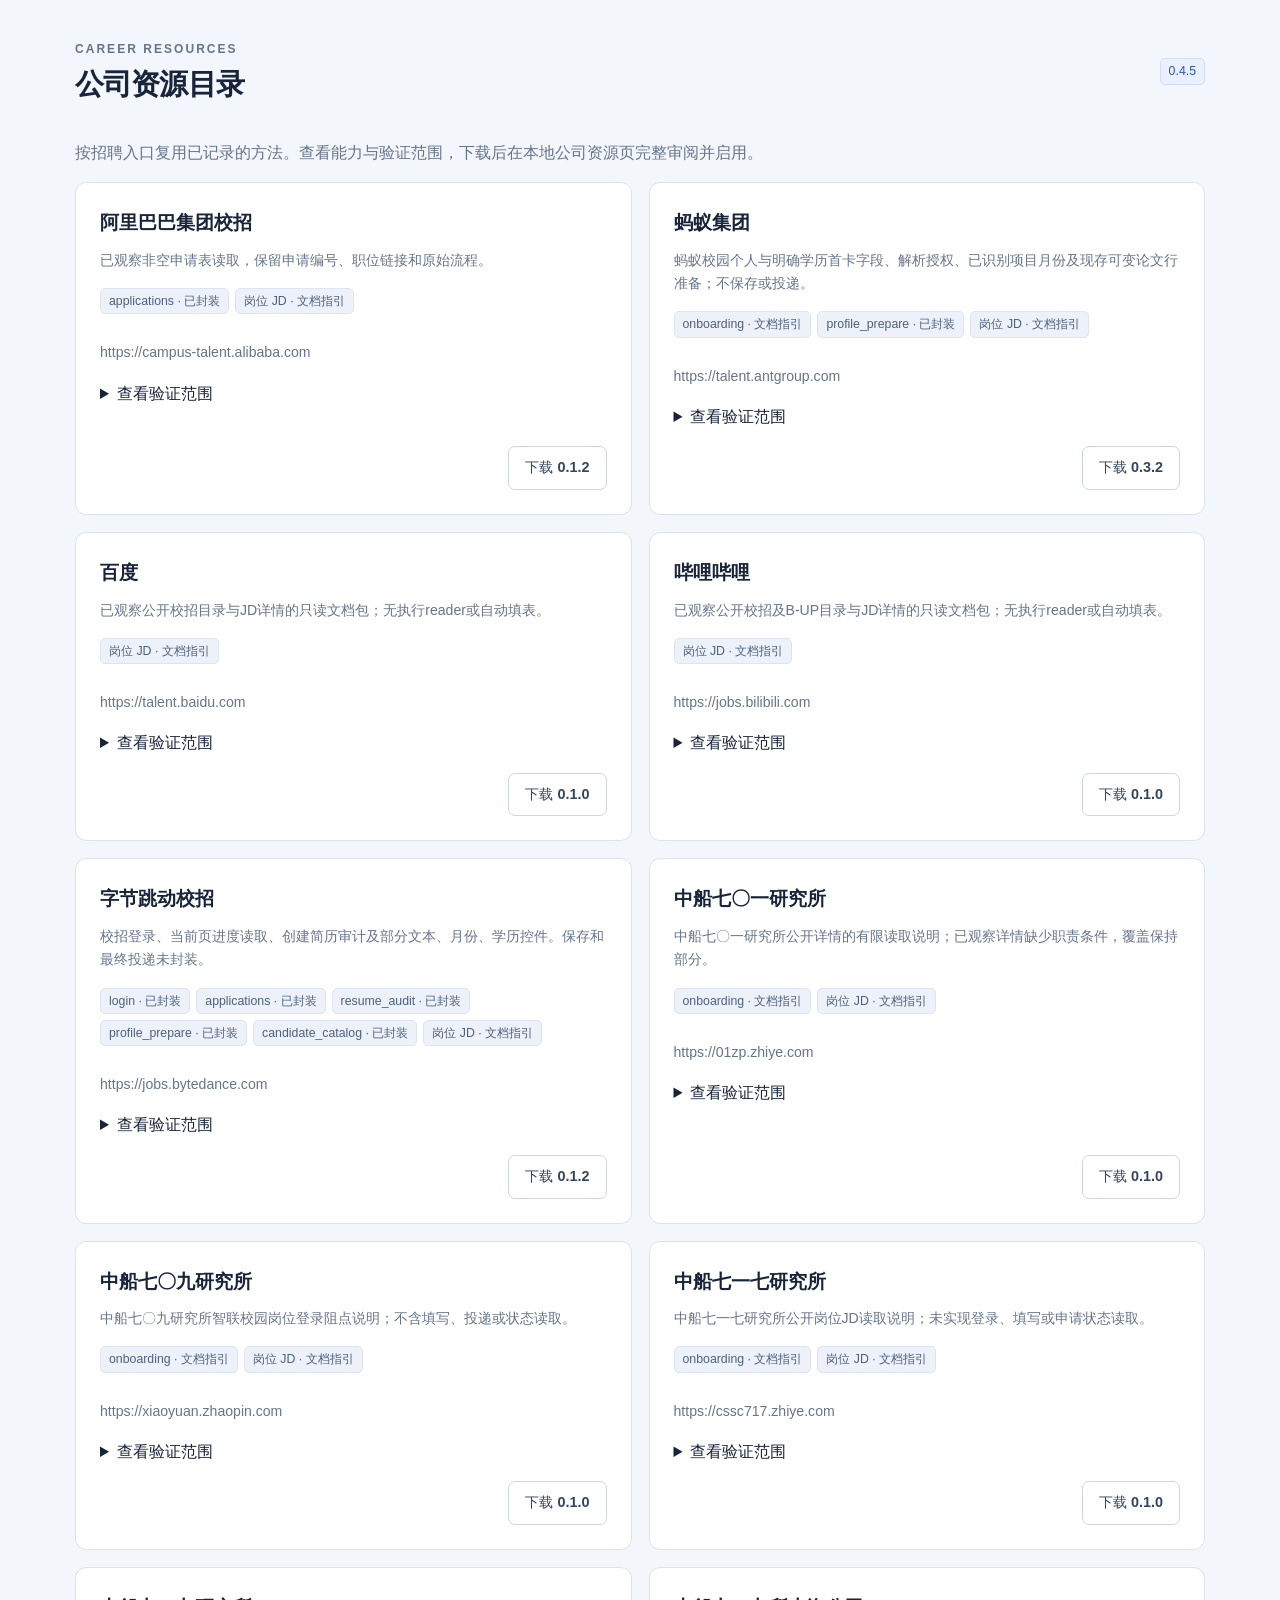
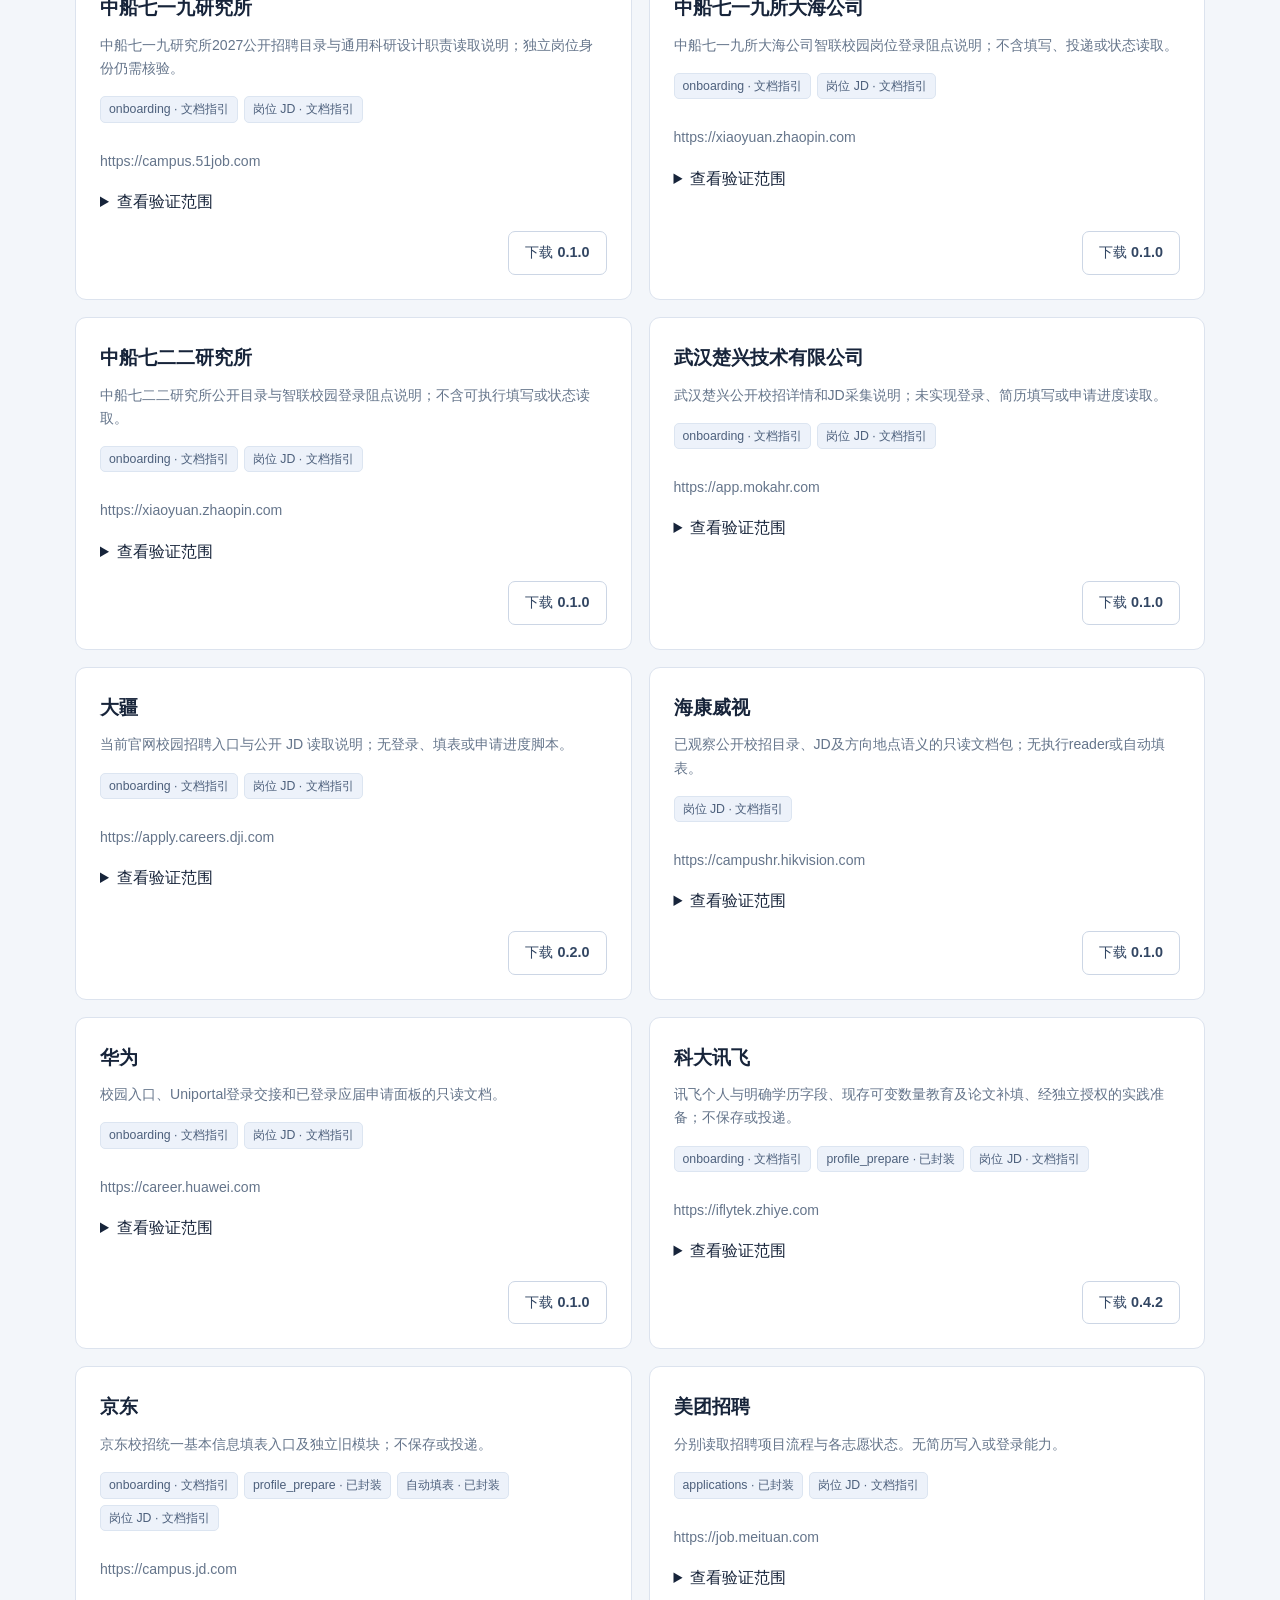
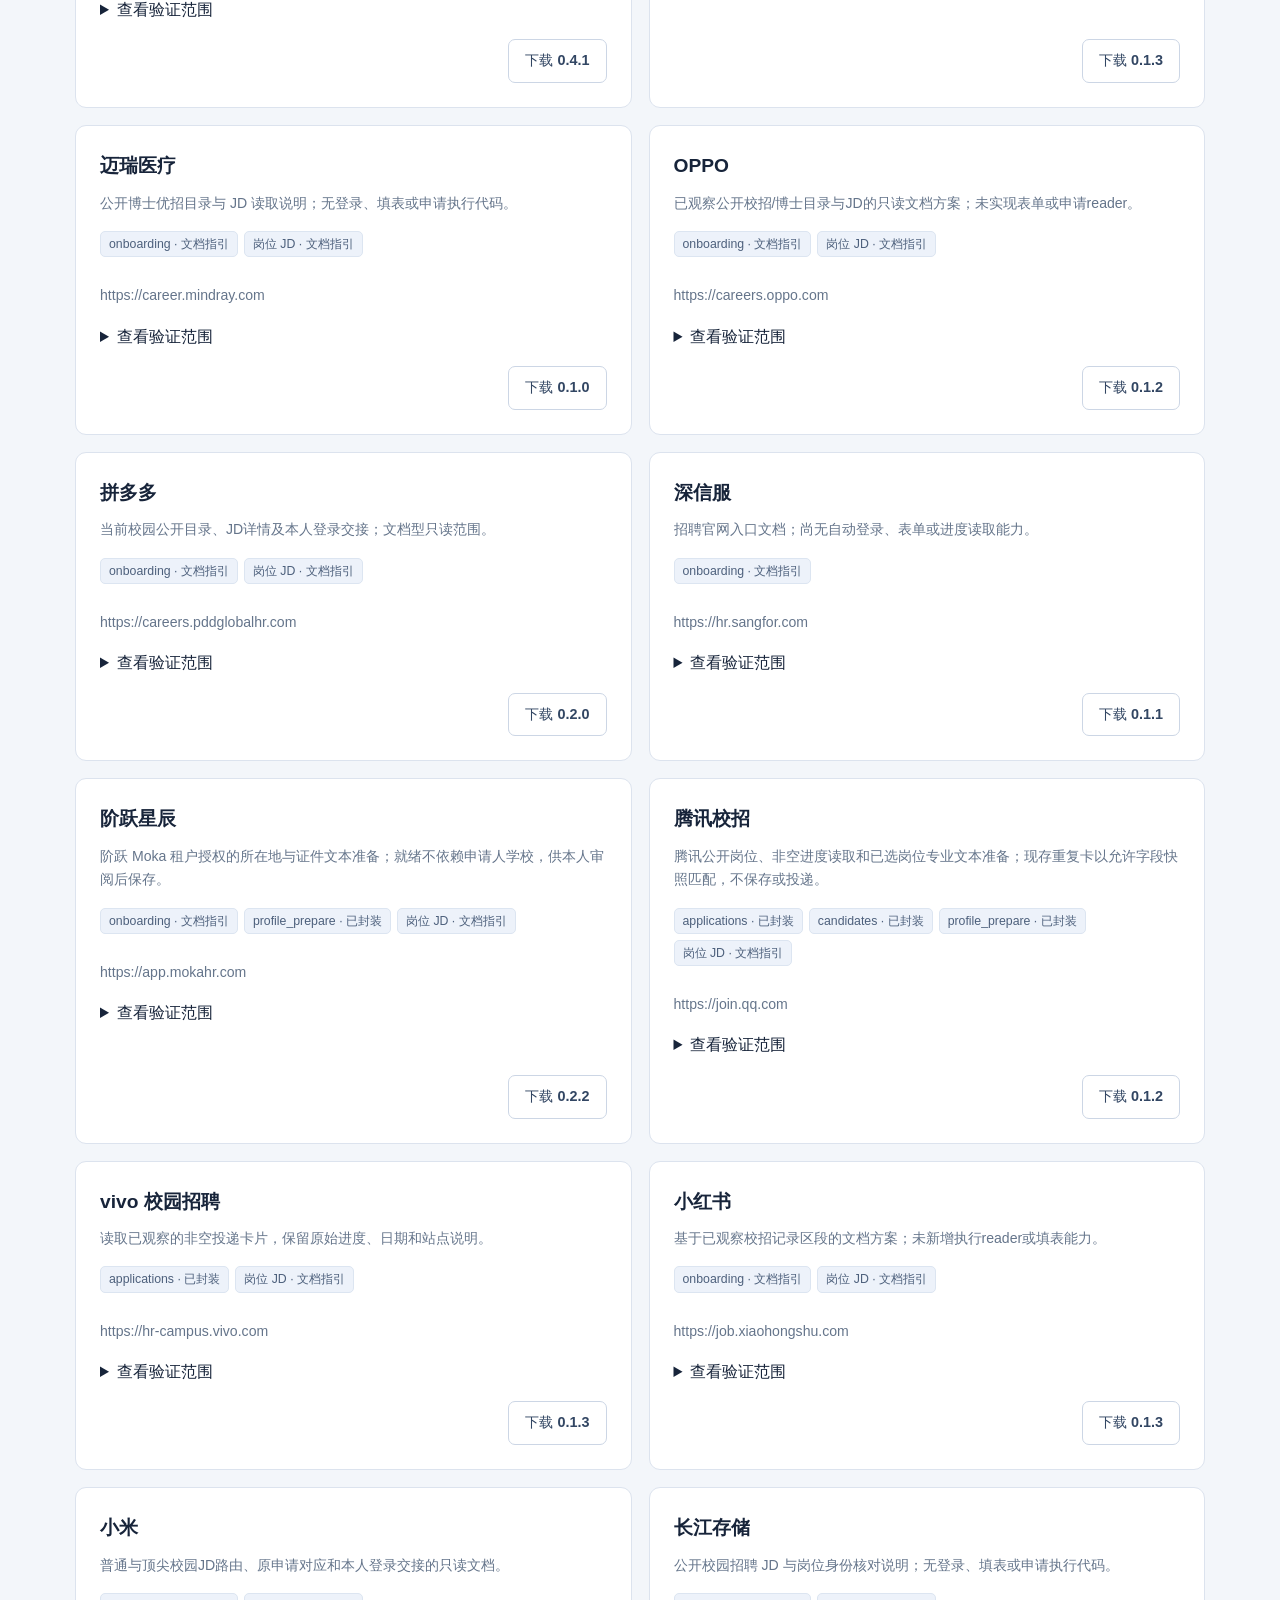
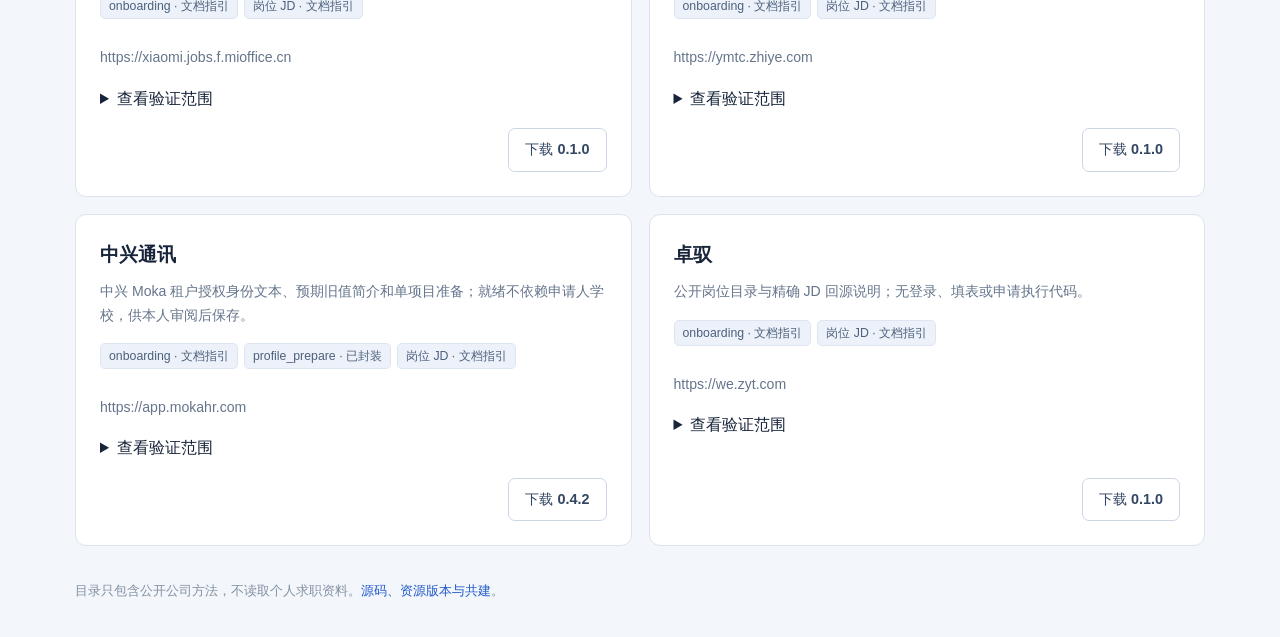
<file: web/catalog.html>
<!doctype html><html lang="zh-CN"><head><meta charset="utf-8"><meta name="viewport" content="width=device-width,initial-scale=1"><title>公司资源目录 · Career</title><meta name="description" content="可共建的招聘网站方法与公司资源包"><link rel="stylesheet" href="styles.css"><script src="catalog.js" defer></script></head><body><main class="catalog-main"><header class="topbar"><div><span class="eyebrow">CAREER RESOURCES</span><h1>公司资源目录</h1></div><span class="badge blue" id="catalog-version">目录</span></header><p class="muted">按招聘入口复用已记录的方法。查看能力与验证范围，下载后在本地公司资源页完整审阅并启用。<span id="catalog-index">公共索引：<a href="index.json">index.json</a></span></p><div id="catalog" class="card-grid"></div><footer>目录只包含公开公司方法，不读取个人求职资料。<a href="https://github.com/queekye/job-search-skill">源码、资源版本与共建</a>。</footer></main></body></html>
</file>
<file: web/styles.css>
:root{font-family:Inter,"Segoe UI","Microsoft YaHei",sans-serif;color:#17243a;background:#f3f6fa;font-size:16px;line-height:1.65;--accent:#245ce5;--navy:#14223b;--muted:#65758b;--line:#dce3ee;--white:#fff}*{box-sizing:border-box}body{margin:0}button,input,textarea,select{font:inherit}button,a,input,select,textarea{outline-offset:4px}button{cursor:pointer}button:disabled{opacity:.5;cursor:not-allowed}a{color:#225acb;text-decoration:none}a:hover{text-decoration:underline}.sidebar{position:fixed;inset:0 auto 0 0;width:228px;background:var(--navy);color:#fff;padding:34px 22px;display:flex;flex-direction:column}.brand{color:#fff;display:flex;align-items:center;gap:13px;font-size:1.5rem;font-weight:700;letter-spacing:-.03em}.brand:hover{text-decoration:none}.brand small{display:block;color:#a9b8cf;font-weight:400;font-size:.85rem;letter-spacing:.04em}.brand-mark{display:grid;place-items:center;width:43px;height:48px;background:#4877ff;border-radius:12px;font-size:1.8rem}.sidebar nav{display:grid;gap:9px;margin-top:45px}.sidebar nav button{color:#afbdd0;background:none;border:0;text-align:left;padding:12px 16px;border-radius:7px;font-size:1rem}.sidebar nav button:hover{background:#21344f;color:#fff}.sidebar nav button.active{background:#2c4265;color:#fff;box-shadow:inset 3px 0 #7195ff}.sidebar-bottom{margin-top:auto;color:#b6c3d6;font-size:.85rem;padding:26px 12px 0;border-top:1px solid #304059}.sidebar-bottom p{color:#8fa2be;line-height:1.9;margin-bottom:0}.local-dot{display:inline-block;width:7px;height:7px;border-radius:50%;background:#6ad4b3;margin-right:7px}main{margin-left:228px;padding:34px 42px;max-width:1650px}.topbar{display:flex;align-items:center;justify-content:space-between;gap:20px;margin-bottom:32px}.eyebrow{font-size:.75rem;color:var(--muted);font-weight:650;letter-spacing:.17em}h1{font-size:1.8rem;letter-spacing:-.03em;line-height:1.4;margin:3px 0}h2{font-size:1.2rem;margin:0;font-weight:650}h3{font-size:1.05rem;margin:0 0 8px}.header-actions{display:flex;align-items:center;gap:16px}#save-state{color:var(--muted);font-size:.85rem}.button{background:var(--accent);border:1px solid var(--accent);border-radius:7px;color:white;padding:9px 16px;font-weight:550;font-size:.9rem;display:inline-flex;align-items:center;justify-content:center;gap:6px}.button:hover{background:#194dd0;text-decoration:none}.button.secondary{color:#324663;background:#fff;border-color:#ccd6e5}.button.secondary:hover{background:#edf2fb}.button.ghost{background:transparent;border-color:transparent;color:#345278;padding:6px 9px}.button.danger{color:#a82a36;border-color:#ecc6c9;background:#fff5f5}.button.small{font-size:.85rem;padding:6px 10px}.section-header{display:flex;justify-content:space-between;gap:16px;align-items:center;margin:0 0 18px}.section-header p{margin:5px 0 0;color:var(--muted);font-size:.9rem}.summary-grid{display:grid;grid-template-columns:repeat(4,1fr);gap:18px;margin-bottom:26px}.stat,.panel,.record-card,.resource-card{background:#fff;border:1px solid var(--line);border-radius:11px}.stat{padding:21px 24px}.stat .label{color:var(--muted);font-size:.9rem}.stat .number{font-size:2.15rem;line-height:1.4;letter-spacing:-.04em;font-weight:650;margin-top:5px}.stat .hint{color:var(--muted);font-size:.82rem}.stat:first-child{border-top:3px solid var(--accent);padding-top:19px}.panel{padding:24px;margin-bottom:24px}.columns{display:grid;grid-template-columns:minmax(0,1.55fr) minmax(260px,1fr);gap:24px}.empty{padding:48px 22px;text-align:center;border:1px dashed #cbd6e5;border-radius:10px;color:var(--muted);background:#f9fbfe}.empty h3{color:#314660}.empty p{max-width:440px;margin:8px auto 18px;font-size:.9rem}.tabs{display:flex;flex-wrap:wrap;gap:8px;margin-bottom:23px;padding-bottom:16px;border-bottom:1px solid var(--line)}.tabs button{border:1px solid transparent;background:transparent;color:var(--muted);padding:8px 14px;border-radius:7px;font-size:.9rem}.tabs button.active{background:#e6eeff;border-color:#d2defa;color:#2453b0}.card-grid{display:grid;grid-template-columns:repeat(2,minmax(0,1fr));gap:17px}.record-card{padding:23px}.record-top{display:flex;justify-content:space-between;gap:15px}.record-summary{white-space:pre-wrap;color:#4d5e75;margin:11px 0 16px;font-size:.9rem;overflow-wrap:anywhere}.record-meta{display:flex;flex-wrap:wrap;gap:8px;align-items:center;font-size:.8rem;color:var(--muted);border-top:1px solid #edf0f5;padding-top:13px}.badge{display:inline-block;background:#edf2fa;border:1px solid #dce5f1;color:#4d607c;padding:2px 8px;border-radius:5px;font-size:.77rem;white-space:nowrap}.badge.good{background:#eaf7f1;color:#237456;border-color:#c9e8d9}.badge.warning{background:#fff4e5;color:#945c17;border-color:#f1ddba}.badge.blue{background:#eaf0ff;color:#2858b6;border-color:#d0ddfb}.table-wrap{overflow-x:auto}table{border-collapse:collapse;width:100%;font-size:.9rem}th{text-align:left;color:var(--muted);font-weight:500;background:#f7f9fc}th,td{padding:13px 15px;border-bottom:1px solid #e5ebf3;vertical-align:top}td strong{display:block;font-weight:550}td small{color:var(--muted);font-size:.8rem}.filters{display:flex;gap:12px;margin-bottom:18px;flex-wrap:wrap}.filters input{flex:1;min-width:200px}.filters select{min-width:155px}input,textarea,select{width:100%;padding:10px 12px;border:1px solid #cbd5e3;border-radius:6px;background:#fff;color:#263b56;min-height:44px;font-size:.9rem}textarea{min-height:106px;resize:vertical}input[type=checkbox]{width:18px;min-height:18px;vertical-align:middle;margin-right:9px}label{font-size:.88rem;display:block;color:#3b506b;margin-bottom:16px}label>input,label>select,label>textarea{display:block;margin-top:6px}label.check{display:flex;align-items:center;gap:7px}label.check>input{margin:0;width:18px}label small,.help{color:var(--muted);font-size:.82rem;display:block;margin-top:6px}.form-grid{display:grid;grid-template-columns:repeat(2,1fr);gap:0 18px}.form-grid .wide{grid-column:1/-1}.form-actions{display:flex;gap:10px;justify-content:flex-end;margin-top:23px}.source-fields{margin-top:20px;border-top:1px solid var(--line);padding-top:18px}.source-fields summary{color:var(--muted);font-size:.88rem;margin-bottom:14px;cursor:pointer}dialog{border:1px solid #d4deeb;border-radius:13px;box-shadow:0 24px 90px #10234744;width:min(720px,calc(100vw - 32px));max-height:90vh;overflow-y:auto;padding:27px;color:#213752}dialog::backdrop{background:#0c1e3866;backdrop-filter:blur(2px)}.dialog-heading{display:flex;align-items:center;justify-content:space-between;margin-bottom:22px}.icon-button{font-size:1.5rem;background:none;border:0;color:#6d7a8d;width:35px;height:35px;border-radius:5px}.icon-button:hover{background:#edf1f6}.resource-card{padding:24px;display:flex;flex-direction:column}.resource-card p{color:var(--muted);font-size:.88rem;margin:10px 0 16px}.capabilities{display:flex;gap:6px;flex-wrap:wrap;margin-bottom:17px}.resource-card .form-actions{margin-top:auto;padding-top:16px}.list-line{padding:14px 0;border-bottom:1px solid #e9edf4}.list-line:last-child{border:0}.list-line strong{font-size:.95rem;font-weight:550}.list-line p{margin:3px 0;color:var(--muted);font-size:.85rem}.timeline{border-left:2px solid #dce5f4;padding-left:18px}.timeline .list-line{position:relative}.timeline .list-line:before{content:"";position:absolute;left:-23px;top:23px;width:8px;height:8px;border-radius:50%;background:#9aafd0}.muted{color:var(--muted)}.mono,pre{font-family:Consolas,monospace;font-size:.83rem}pre{white-space:pre-wrap;overflow-wrap:anywhere;background:#f3f6fa;padding:18px;border:1px solid var(--line);border-radius:7px;max-height:52vh;overflow:auto}#notice{margin-bottom:20px;padding:14px 18px;background:#fff1ed;border:1px solid #efcfc5;color:#9d482f;border-radius:7px}#toast{position:fixed;bottom:28px;right:30px;max-width:420px;background:#1e3658;color:white;border-radius:9px;padding:13px 20px;box-shadow:0 8px 26px #12284033;z-index:20}footer{margin-top:35px;color:#8391a3;font-size:.79rem}.settings-grid{display:grid;grid-template-columns:1fr 1fr;gap:24px}.settings-grid .panel{margin:0}.settings-grid h2{margin-bottom:12px}.settings-grid p{color:var(--muted);font-size:.88rem}.hidden-file{display:none}.upload-area{border:1px dashed #b8c9e1;background:#f5f8ff;border-radius:9px;padding:20px;margin-bottom:21px;display:flex;gap:15px;align-items:center;justify-content:space-between}.upload-area p{margin:3px 0;color:var(--muted);font-size:.85rem}.profile-name{font-size:1.5rem;font-weight:600;margin:0 0 6px}.plain-actions{display:flex;gap:8px;flex-wrap:wrap}.pending-count{background:#fff5e8;color:#8a591e;border-radius:6px;padding:14px;margin-top:18px;font-size:.88rem}@media(max-width:1100px){main{padding:28px 25px}.sidebar{width:194px;padding:28px 16px}main{margin-left:194px}.summary-grid{gap:12px}.stat{padding:18px}.columns{grid-template-columns:1fr}.settings-grid{grid-template-columns:1fr}}@media(max-width:760px){.sidebar{position:static;width:auto;padding:18px}.brand small,.sidebar-bottom{display:none}.sidebar nav{margin-top:17px;display:flex;overflow:auto;gap:5px}.sidebar nav button{white-space:nowrap;padding:8px 12px}.brand{font-size:1.15rem}.brand-mark{width:33px;height:33px;font-size:1.3rem}main{margin:0;padding:23px 18px}.summary-grid{grid-template-columns:repeat(2,1fr)}.card-grid,.form-grid{grid-template-columns:1fr}.form-grid .wide{grid-column:auto}.topbar{margin-bottom:22px}.eyebrow{font-size:.68rem}h1{font-size:1.5rem}.panel{padding:18px}.section-header{align-items:flex-start}.upload-area{align-items:flex-start;flex-direction:column}#save-state{display:none}dialog{padding:20px}.filters>*{width:100%}.header-actions{gap:5px}}
.spaced{margin-top:24px}.caption{font-size:.82rem}.catalog-main{margin:0 auto;max-width:1200px;padding:35px}

[hidden]{display:none!important}
#otp-fields{border:0;padding:0;margin:0;min-width:0}#otp-error{color:var(--danger,#a32929)}

#otp-test-status[data-result=failed]{color:#a32929}#otp-test-status[data-result=passed]{color:#237456}

.applications-table{min-width:1120px;table-layout:fixed}.applications-table th{white-space:nowrap}.applications-table th:nth-child(1){width:240px}.applications-table th:nth-child(2){width:135px}.applications-table th:nth-child(3){width:110px}.applications-table th:nth-child(4){width:190px}.applications-table th:nth-child(5){width:365px}.applications-table th:nth-child(6){width:80px}.applications-table td{overflow-wrap:anywhere}.applications-table td:last-child{white-space:nowrap}
.filter-summary{margin:0 0 14px;color:var(--muted);font-size:.85rem}.company-group{margin-bottom:16px;border:1px solid var(--line);border-radius:11px;background:#fff;overflow:hidden}.company-group>summary{display:flex;align-items:center;justify-content:space-between;gap:12px;padding:14px 20px;cursor:pointer;list-style:none;background:#f7f9fc}.company-group>summary::-webkit-details-marker{display:none}.company-group>summary:before{content:'▾';color:var(--accent);font-size:.9rem}.company-group:not([open])>summary:before{content:'▸'}.company-group>summary strong{margin-right:auto}.company-group>summary span{font-size:.85rem;color:var(--muted)}.company-group .panel{margin:0;border:0;border-top:1px solid var(--line);border-radius:0;padding:0}.company-group .applications-table{min-width:1120px}.company-group .applications-table tr:last-child td{border-bottom:0}
.recommendation-note{padding:12px 16px;margin-bottom:18px;background:#edf3ff;border:1px solid #d2dff8;border-radius:8px;color:#3c5683;font-size:.88rem}.recommendation-filters{display:grid;grid-template-columns:repeat(3,minmax(0,1fr))}.recommendation-filters input{grid-column:1/-1;min-width:0}.recommendation-filters select{min-width:0}.recommendations-table{width:100%;min-width:0;table-layout:fixed}.recommendations-table th:nth-child(1){width:21%}.recommendations-table th:nth-child(2){width:15%}.recommendations-table th:nth-child(3){width:13%}.recommendations-table th:nth-child(4){width:35%}.recommendations-table th:nth-child(5){width:16%}.recommendations-table td{overflow-wrap:anywhere}.recommendations-table .record-summary{white-space:pre-wrap;max-height:none;overflow:visible;margin:0 0 12px}.recommendation-actions{display:flex;align-items:flex-start;gap:8px;flex-wrap:wrap}.record-load-warning{padding:14px 18px;margin-bottom:20px;background:#fff5e8;border:1px solid #efd5a9;border-radius:8px;color:#79521b;font-size:.88rem}.company-group .recommendations-table tr:last-child td{border-bottom:0}

@media(max-width:760px){.recommendation-filters{grid-template-columns:minmax(0,1fr)}.recommendations-table{min-width:850px}}
.recommendation-section>h3{margin:24px 0 12px;color:#3b506b}.recommendation-badges{display:flex;flex-direction:column;align-items:flex-start;gap:6px}.recommendation-scope{display:block;margin-top:9px;line-height:1.6}.recommendations-table th:nth-child(3){width:17%}.recommendations-table th:nth-child(4){width:31%}
.header-actions{flex-wrap:wrap;justify-content:flex-end}.account-controls{display:grid;grid-template-columns:minmax(130px,200px) auto;gap:5px 8px;align-items:center}.account-controls>label{grid-column:1/-1;margin:0;color:var(--muted);font-size:.75rem}.account-controls>select{min-height:38px;padding:6px 10px}.preferences-panel{grid-column:1/-1}.preferences-panel textarea{min-height:82px}.preference-recruitment{border:1px solid var(--line);border-radius:7px;padding:12px 16px;margin:0 0 16px}.preference-recruitment legend{font-size:.88rem;color:#3b506b;padding:0 5px}.preference-recruitment .check{margin-bottom:9px}.task-pagination{display:flex;align-items:center;justify-content:space-between;gap:16px;margin-top:20px}.task-pagination .help{margin:0}.task-pagination .plain-actions{flex-wrap:nowrap}
@media(max-width:900px){.topbar{align-items:flex-start}.header-actions{gap:10px}.account-controls{grid-template-columns:minmax(110px,170px) auto}}@media(max-width:760px){.topbar{flex-wrap:wrap}.header-actions{width:100%;justify-content:flex-start}.account-controls{flex:1;grid-template-columns:minmax(110px,1fr) auto}.preferences-panel{grid-column:auto}.task-pagination{align-items:flex-start}}
#task-new{flex-shrink:0;white-space:nowrap}
.profile-facts{display:grid;grid-template-columns:minmax(100px,.34fr) minmax(0,1fr);gap:9px 16px;margin:18px 0;color:#4d5e75;font-size:.9rem}.profile-facts dt{color:var(--muted);font-size:.82rem}.profile-facts dd{margin:0;overflow-wrap:anywhere;white-space:pre-wrap}.profile-prose{line-height:1.8}.profile-provenance{margin-top:14px;color:var(--muted);font-size:.82rem}.profile-provenance>summary{cursor:pointer}.profile-provenance p{margin:10px 0}.profile-provenance .plain-actions{margin-top:10px}.profile-related{border-top:1px solid #edf0f5;padding:12px 0;color:#3b506b;font-size:.85rem}.profile-related>span{color:var(--muted);font-size:.78rem}.profile-related p{margin:5px 0}.profile-links{list-style:none;padding:0;margin:18px 0}.profile-links li{display:flex;align-items:center;justify-content:space-between;gap:14px;border-bottom:1px solid var(--line);padding:10px 0}.profile-links span{overflow-wrap:anywhere}.migration-card h3{margin-bottom:10px}.profile-fulltext summary{color:#345278;cursor:pointer}.profile-fulltext p{margin:8px 0;white-space:pre-wrap;line-height:1.8}
@media(max-width:760px){.profile-facts{grid-template-columns:minmax(0,1fr);gap:4px}.profile-facts dd{margin-bottom:8px}.profile-links li{align-items:flex-start}.record-top>h3{overflow-wrap:anywhere;min-width:0}.record-top>.button{flex-shrink:0}.profile-provenance .plain-actions{flex-wrap:wrap}}
.company-answers{grid-column:1/-1;margin-top:24px}.answer-value{white-space:pre-wrap;color:#3b506b;overflow-wrap:anywhere}.resume-picker{border:1px solid var(--line);border-radius:8px;padding:12px 16px;margin:15px 0}.resume-picker legend{padding:0 7px;font-size:.9rem;color:#3b506b}.resume-choice{display:flex;align-items:center;justify-content:space-between;gap:12px;padding:8px 0;border-bottom:1px solid #edf0f5}.resume-choice:last-child{border-bottom:0}.resume-choice .check{margin:0;min-width:0}.resume-choice span{overflow-wrap:anywhere}.resume-choice small{display:block;color:var(--muted);font-size:.76rem}.resume-choice .plain-actions{flex-wrap:nowrap;flex-shrink:0}.resume-override{margin:14px 0}.resume-override .check{margin-bottom:8px}.resume-override textarea:disabled{background:#f5f7fb;color:#7a8799}.resume-preview section{margin:26px 0}.resume-preview section>h2{border-bottom:1px solid var(--line);padding-bottom:10px}.resume-preview-item{padding:18px 0}.resume-preview-item+.resume-preview-item{border-top:1px solid #edf0f5}.compose-company{display:flex;gap:12px;align-items:flex-end;margin-bottom:24px}.compose-company label{flex:1;margin:0}.compose-company button{margin-bottom:1px;flex-shrink:0}.sidebar nav{gap:5px;margin-top:30px}.sidebar nav button{padding-top:10px;padding-bottom:10px}
@media(max-width:760px){.company-answers{grid-column:auto}.compose-company{flex-direction:column;align-items:stretch}.compose-company button{align-self:flex-start}.resume-choice{gap:8px}.sidebar nav{margin-top:17px}.company-answers .section-header{flex-wrap:wrap}}
.resume-contact{border-bottom:1px solid var(--line);padding:12px 0 18px;margin-bottom:24px}.resume-contact h2{font-size:1.4rem}.resume-contact p{color:var(--muted);overflow-wrap:anywhere}.resume-source-text{white-space:pre-wrap;line-height:1.8}.compose-company{flex-wrap:wrap}.compose-company label{min-width:180px}
.company-decisions{grid-column:1/-1}.company-decisions .section-header{flex-wrap:wrap}
.task-header{align-items:flex-start;flex-wrap:wrap}.task-header>.plain-actions{flex-shrink:0}.interview-editor{border-top:1px solid var(--line);padding-top:20px;margin-top:20px}.interview-editor h3{margin-bottom:6px}.interview-section{margin:24px 0;padding-top:18px;border-top:1px solid var(--line)}.interview-result{border:1px solid var(--line);border-radius:8px;padding:18px;margin-top:14px;overflow-wrap:anywhere}.interview-result h4{margin:0 0 8px;font-size:.93rem}.interview-result .profile-facts{margin:14px 0}.interview-result ul,.interview-plan,.interview-sources{padding-left:22px;white-space:pre-wrap;overflow-wrap:anywhere}.interview-plan li,.interview-sources li{margin:12px 0}.interview-plan .badge{white-space:normal}.interview-editor .check small{display:block;color:var(--muted);font-size:.76rem}.interview-details .record-top{flex-wrap:wrap}.interview-details .record-top h4{flex:1;min-width:180px}.interview-details .record-top .badge{white-space:normal}
@media(max-width:760px){.task-header>.plain-actions{width:100%}.interview-result{padding:14px}.interview-editor .resume-picker{padding:12px}.interview-sources strong{overflow-wrap:anywhere}}
.job-description-summary{display:flex;flex-wrap:wrap;align-items:center;gap:4px;margin-top:9px}.job-description-summary .badge{white-space:normal}.job-description-text{white-space:pre-wrap;line-height:1.8;overflow-wrap:anywhere;font-size:.9rem;color:#3b506b}.job-description-details>h4{margin:20px 0 10px}.job-description-editor{margin-top:22px}.job-description-editor textarea[name=job_description]{min-height:220px}.job-description-details .profile-facts{margin:16px 0}.interview-details .job-description-text{max-height:55vh;overflow:auto;padding:14px;background:#f7f9fc;border:1px solid var(--line);border-radius:7px}
#mail-fields{border:0;padding:0;margin:0;min-width:0}#mail-error,#mail-link-error{color:#a32929}.mail-notice{overflow-wrap:anywhere}.mail-notice .record-top{align-items:flex-start;flex-wrap:wrap}.mail-notice .record-top h3{flex:1;min-width:180px}.mail-notice .plain-actions{align-items:center}.mail-raw-text{white-space:pre-wrap;max-height:45vh}.sidebar{overflow-y:auto}.sidebar-bottom{padding-top:18px}
</file>
